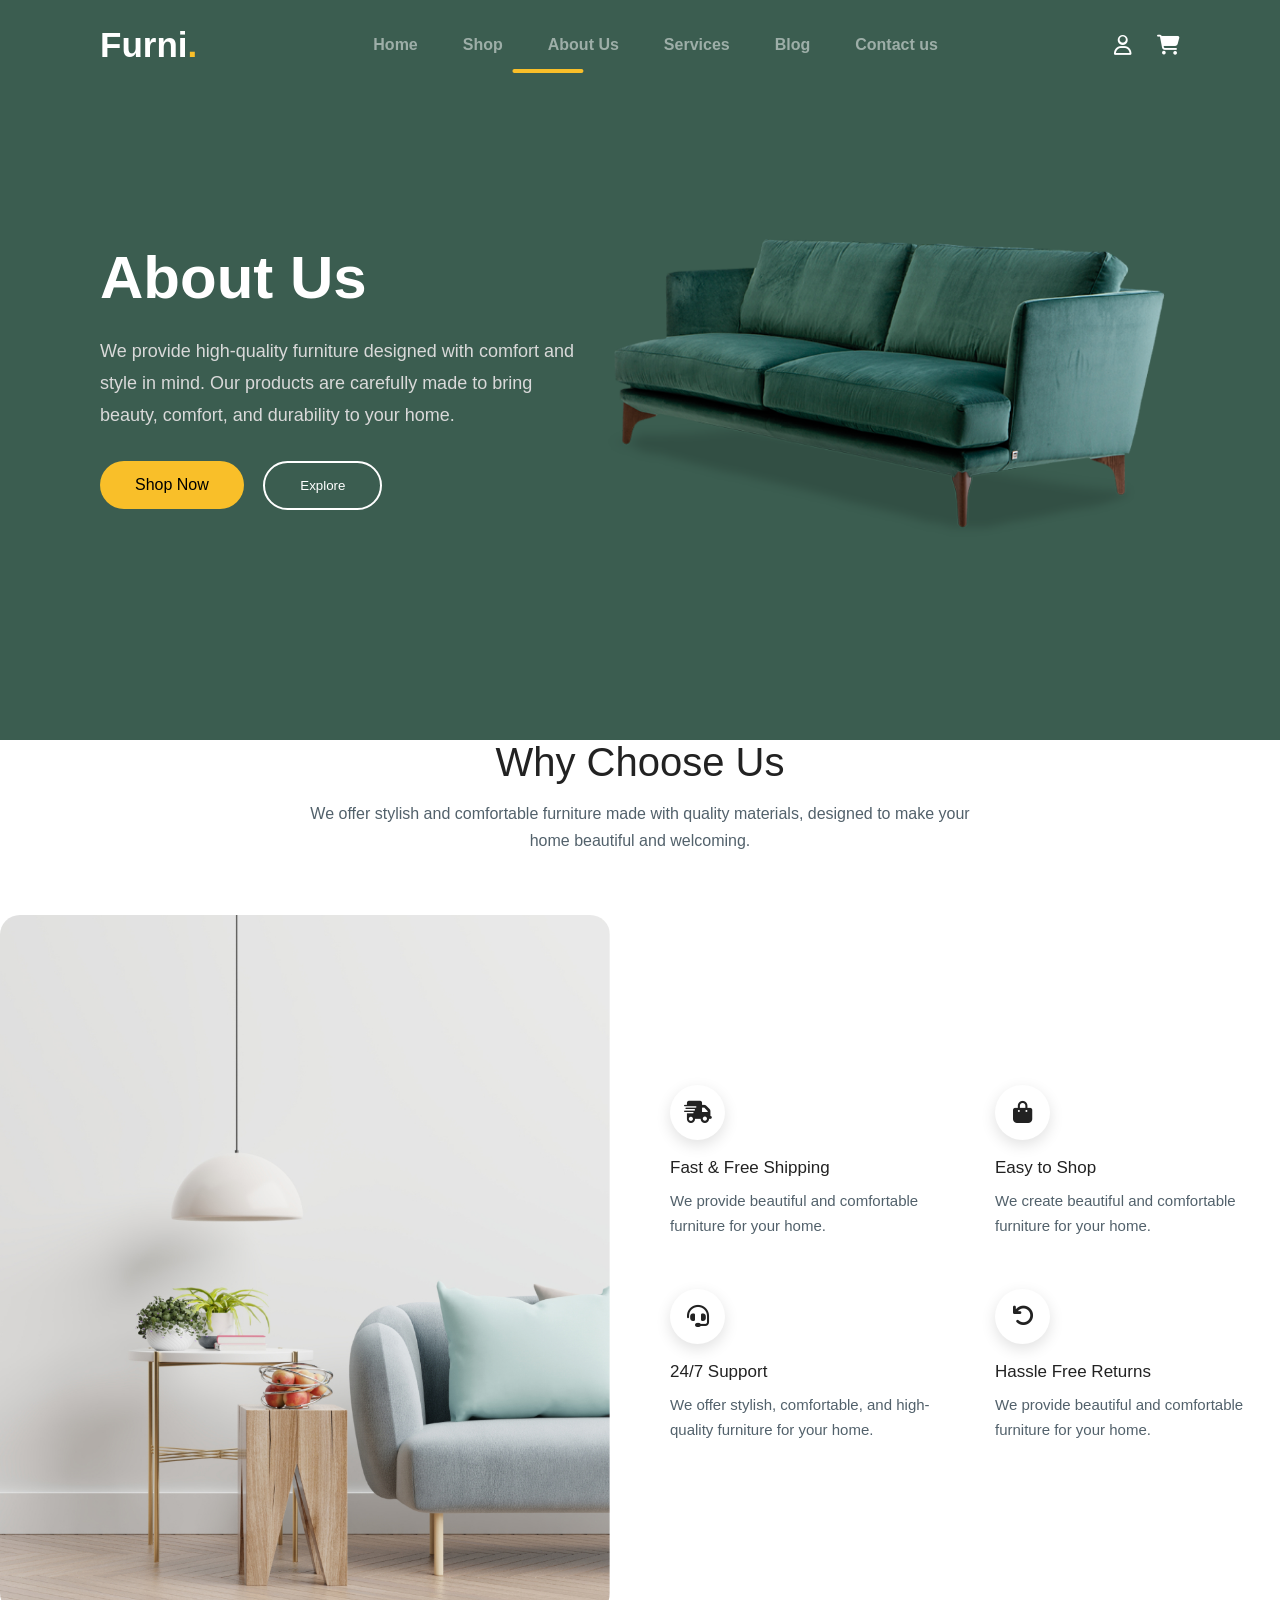
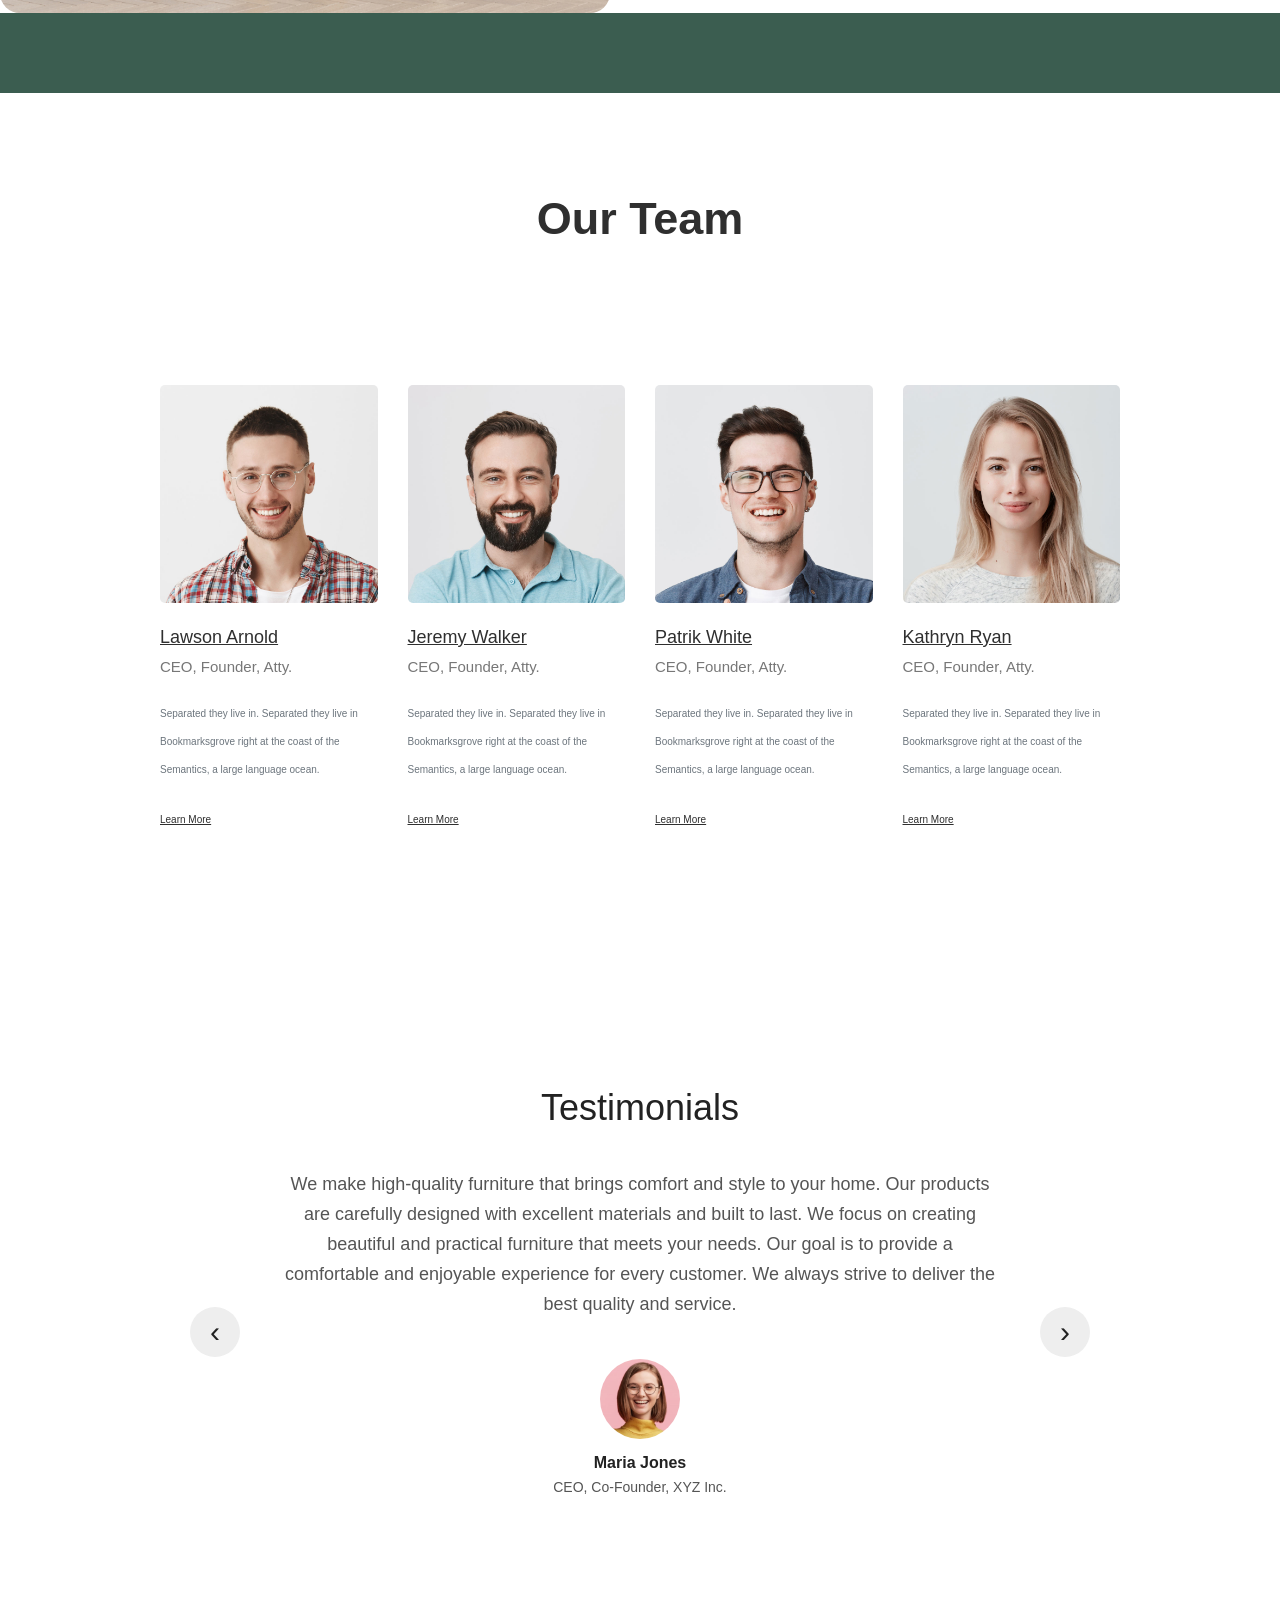
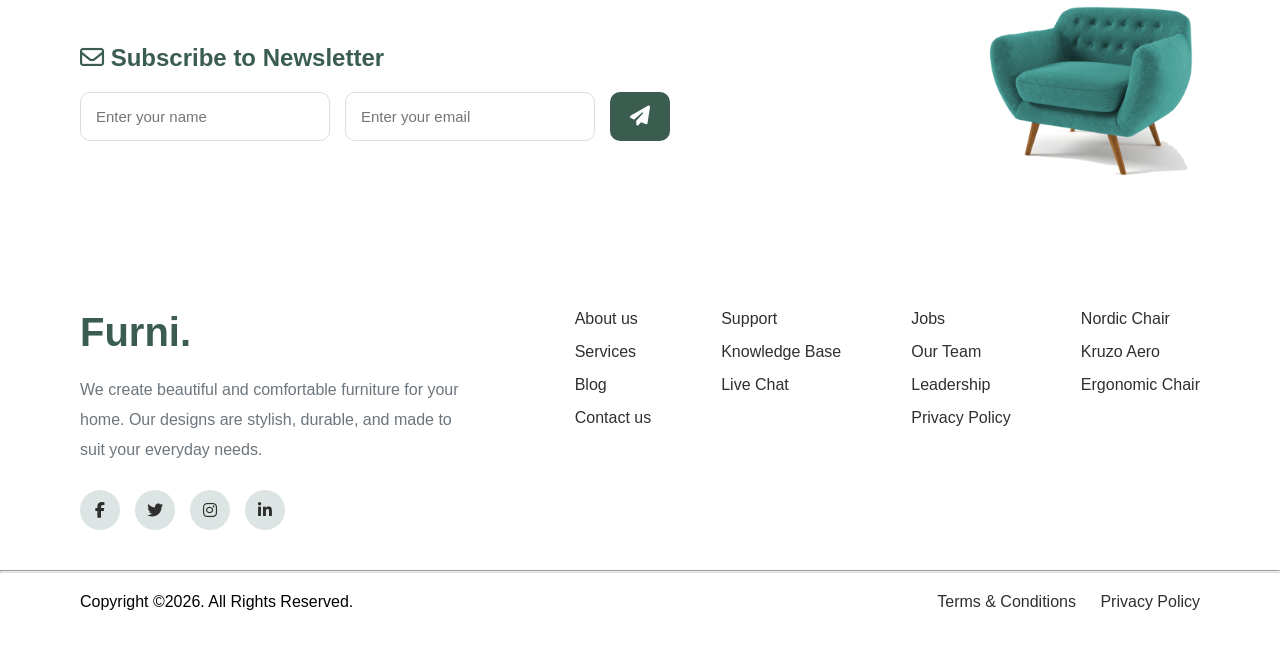
<file: About.html>
<!DOCTYPE html>
<html lang="en">

<head>
    <meta charset="UTF-8">
    <meta name="viewport" content="width=device-width, initial-scale=1.0">
    <title>Furni - About us</title>

    <link rel="stylesheet" href="style.css">

    <link rel="stylesheet" href="https://cdnjs.cloudflare.com/ajax/libs/font-awesome/6.5.2/css/all.min.css">

</head>

<body>

    <!-- Navbar Start -->

    <nav>

        <a href="index.html" class="logo">
            Furni<span>.</span>
        </a>

        <ul>
            <li><a href="index.html">Home</a></li>
            <li><a href="shop.html">Shop</a></li>
            <li><a href="about.html" class="active">About Us</a></li>
            <li><a href="services.html">Services</a></li>
            <li><a href="blog.html">Blog</a></li>
            <li><a href="contact.html">Contact us</a></li>
        </ul>

        <div class="icons">
            <a href="#"><i class="fa-regular fa-user"></i></a>
            <a href="#"><i class="fa-solid fa-cart-shopping"></i></a>
        </div>

    </nav>
    <section class="hero">

        <div class="left">

            <h2>About Us</h2>

            <p>
                We provide high-quality furniture designed with comfort and style in mind.
                Our products are carefully made to bring beauty, comfort, and durability to your home.

            </p>

            <div class="btn">
                <button class="shop">Shop Now</button>
                <button class="explore">Explore</button>
            </div>

        </div>

        <div class="right">
            <img src="image/couch 1 (1).png" alt="">
        </div>

    </section>
    <!-- <section class="why-about">

        <div class="why-left">

            <h2>Why Choose Us</h2>

            <p>
                We create beautiful and comfortable furniture designed to make your home feel warm and welcoming.
                Our products are made with quality materials and attention to detail, combining style, comfort, and
                durability.

            </p>

            <div class="features">

                <div class="feature-box">
                    <i class="fa-solid fa-truck-fast"></i>
                    <h3>Fast & Free Shipping</h3>
                    <p>We provide beautiful and comfortable furniture for your home.</p>
                </div>

                <div class="feature-box">
                    <i class="fa-solid fa-bag-shopping"></i>
                    <h3>Easy to Shop</h3>
                    <p>We create beautiful and comfortable furniture for your home.</p>
                </div>

                <div class="feature-box">
                    <i class="fa-solid fa-headset"></i>
                    <h3>24/7 Support</h3>
                    <p>We offer stylish, comfortable, and high-quality furniture for your home.</p>
                </div>

                <div class="feature-box">
                    <i class="fa-solid fa-arrow-rotate-left"></i>
                    <h3>Hassle Free Returns</h3>
                    <p>We provide beautiful and comfortable furniture for your home.</p>
                </div>

            </div>

        </div>

        <div class="why-right">

            <img src="image/dots-yellow.svg" class="dots" alt="">
            <img src="image/main img 1.jpg" class="room" alt="">

        </div>

    </section>  -->








    <!-- <section class="why-choose"> -->

    <!-- LEFT SIDE -->
    <!-- <div class="why-left">

            <h2>Why Choose Us</h2>

            <p class="intro">
                We create beautiful and comfortable furniture designed to make
                your home feel warm and welcoming. Our products are made with
                quality materials and attention to detail, combining style,
                comfort, and durability.
            </p>

            <div class="features">

                <div class="feature-box">
                    <i class="fa-solid fa-truck-fast"></i>
                    <h3>Fast & Free Shipping</h3>
                    <p>
                        We provide beautiful and comfortable furniture for your home.
                    </p>
                </div>

                <div class="feature-box">
                    <i class="fa-solid fa-bag-shopping"></i>
                    <h3>Easy to Shop</h3>
                    <p>
                        We create beautiful and comfortable furniture for your home.
                    </p>
                </div>

                <div class="feature-box">
                    <i class="fa-solid fa-headset"></i>
                    <h3>24/7 Support</h3>
                    <p>
                        We offer stylish, comfortable, and high-quality furniture
                        for your home.
                    </p>
                </div>

                <div class="feature-box">
                    <i class="fa-solid fa-arrow-rotate-left"></i>
                    <h3>Hassle Free Returns</h3>
                    <p>
                        We provide beautiful and comfortable furniture for your home.
                    </p>
                </div>

            </div>

        </div> -->


    <!-- RIGHT SIDE -->
    <!-- <div class="why-right">

            <img src="image/dots-yellow.svg" class="dots" alt="">

            <img src="image/main img 1.jpg" class="room" alt="Furniture">

        </div>

    </section> -->






  <section class="why-section">

    <!-- CENTER HEADING -->
    <div class="why-heading">

        <h2>Why Choose Us</h2>

        <p>
            We offer stylish and comfortable furniture made with quality
            materials, designed to make your home beautiful and welcoming.
        </p>

    </div>


    <!-- IMAGE + 4 BOXES -->
    <div class="section">

        <!-- IMAGE -->
        <div class="image-box">
            <img src="image/main img 1.jpg" alt="Product">
        </div>


        <!-- 4 BOXES -->
        <div class="boxes">

            <div class="box">
                <i class="fa-solid fa-truck-fast"></i>
                <h3>Fast & Free Shipping</h3>
                <p>
                    We provide beautiful and comfortable furniture for your home.
                </p>
            </div>


            <div class="box">
                <i class="fa-solid fa-bag-shopping"></i>
                <h3>Easy to Shop</h3>
                <p>
                    We create beautiful and comfortable furniture for your home.
                </p>
            </div>


            <div class="box">
                <i class="fa-solid fa-headset"></i>
                <h3>24/7 Support</h3>
                <p>
                    We offer stylish, comfortable, and high-quality furniture
                    for your home.
                </p>
            </div>


            <div class="box">
                <i class="fa-solid fa-arrow-rotate-left"></i>
                <h3>Hassle Free Returns</h3>
                <p>
                    We provide beautiful and comfortable furniture for your home.
                </p>
            </div>

        </div>

    </div>

</section>
    <!-- team -->


    <section class="team">

        <h2>Our Team</h2>

        <div class="team-box">

            <div class="member">
                <img src="image/person_1.jpg" alt="">
                <h3>Lawson Arnold</h3>
                <h5>CEO, Founder, Atty.</h5>
                <p>Separated they live in. Separated they live in Bookmarksgrove right at the coast of the Semantics, a
                    large language ocean.</p>
                <a href="#">Learn More</a>
            </div>

            <div class="member">
                <img src="image/person_2.jpg" alt="">
                <h3>Jeremy Walker</h3>
                <h5>CEO, Founder, Atty.</h5>
                <p>Separated they live in. Separated they live in Bookmarksgrove right at the coast of the Semantics, a
                    large language ocean.</p>
                <a href="#">Learn More</a>
            </div>

            <div class="member">
                <img src="image/person_3.jpg" alt="">
                <h3>Patrik White</h3>
                <h5>CEO, Founder, Atty.</h5>
                <p>Separated they live in. Separated they live in Bookmarksgrove right at the coast of the Semantics, a
                    large language ocean.</p>
                <a href="#">Learn More</a>
            </div>

            <div class="member">
                <img src="image/person_4.jpg" alt="">
                <h3>Kathryn Ryan</h3>
                <h5>CEO, Founder, Atty.</h5>
                <p>Separated they live in. Separated they live in Bookmarksgrove right at the coast of the Semantics, a
                    large language ocean.</p>
                <a href="#">Learn More</a>
            </div>

        </div>

    </section>
    <section class="testimonial-section">

        <h2>Testimonials</h2>

        <div class="testimonial-container">

            <button class="arrow left" onclick="prevTestimonial()">‹</button>

            <div class="testimonial-content">

                <p id="testimonial-text">
                    We make high-quality furniture that brings comfort and style to your home.
                    Our products are carefully designed with excellent materials and built to last.
                    We focus on creating beautiful and practical furniture that meets your needs.
                    Our goal is to provide a comfortable and enjoyable experience for every customer.
                    We always strive to deliver the best quality and service.

                </p>

                <img id="testimonial-img" src="image/person-1.png" alt="Person">

                <h4 id="testimonial-name">Maria Jones</h4>

                <span id="testimonial-role">
                    CEO, Co-Founder, XYZ Inc.
                </span>

            </div>

            <button class="arrow right" onclick="nextTestimonial()">›</button>

        </div>

    </section>

    <!-- Footer Top -->

    <section class="footer-top">

        <div class="newsletter">

            <h3>
                <i class="fa-regular fa-envelope"></i>
                Subscribe to Newsletter
            </h3>

            <form>

                <input type="text" placeholder="Enter your name">

                <input type="email" placeholder="Enter your email">

                <button type="submit">
                    <i class="fa-solid fa-paper-plane"></i>
                </button>

            </form>

        </div>

        <div class="footer-chair">
            <img src="image/sofa.png" class="sofa-img">
        </div>

    </section>
    <footer class="footer">

        <div class="footer-left">
            <h2>Furni.</h2>

            <p>
                We create beautiful and comfortable furniture for your home.
                Our designs are stylish, durable, and made to suit your everyday needs.

            </p>

            <div class="social">
                <a href="#"><i class="fa-brands fa-facebook-f"></i></a>
                <a href="#"><i class="fa-brands fa-twitter"></i></a>
                <a href="#"><i class="fa-brands fa-instagram"></i></a>
                <a href="#"><i class="fa-brands fa-linkedin-in"></i></a>
            </div>
        </div>

        <div class="footer-links">

            <ul>
                <li><a href="#">About us</a></li>
                <li><a href="#">Services</a></li>
                <li><a href="#">Blog</a></li>
                <li><a href="#">Contact us</a></li>
            </ul>

            <ul>
                <li><a href="#">Support</a></li>
                <li><a href="#">Knowledge Base</a></li>
                <li><a href="#">Live Chat</a></li>
            </ul>

            <ul>
                <li><a href="#">Jobs</a></li>
                <li><a href="#">Our Team</a></li>
                <li><a href="#">Leadership</a></li>
                <li><a href="#">Privacy Policy</a></li>
            </ul>

            <ul>
                <li><a href="#">Nordic Chair</a></li>
                <li><a href="#">Kruzo Aero</a></li>
                <li><a href="#">Ergonomic Chair</a></li>
            </ul>

        </div>

    </footer>

    <hr>

    <div class="copyright">

        <p>Copyright ©2026. All Rights Reserved.</p>

        <div>
            <a href="#">Terms & Conditions</a>
            <a href="#">Privacy Policy</a>
        </div>

    </div>


</body>

</html>
</file>
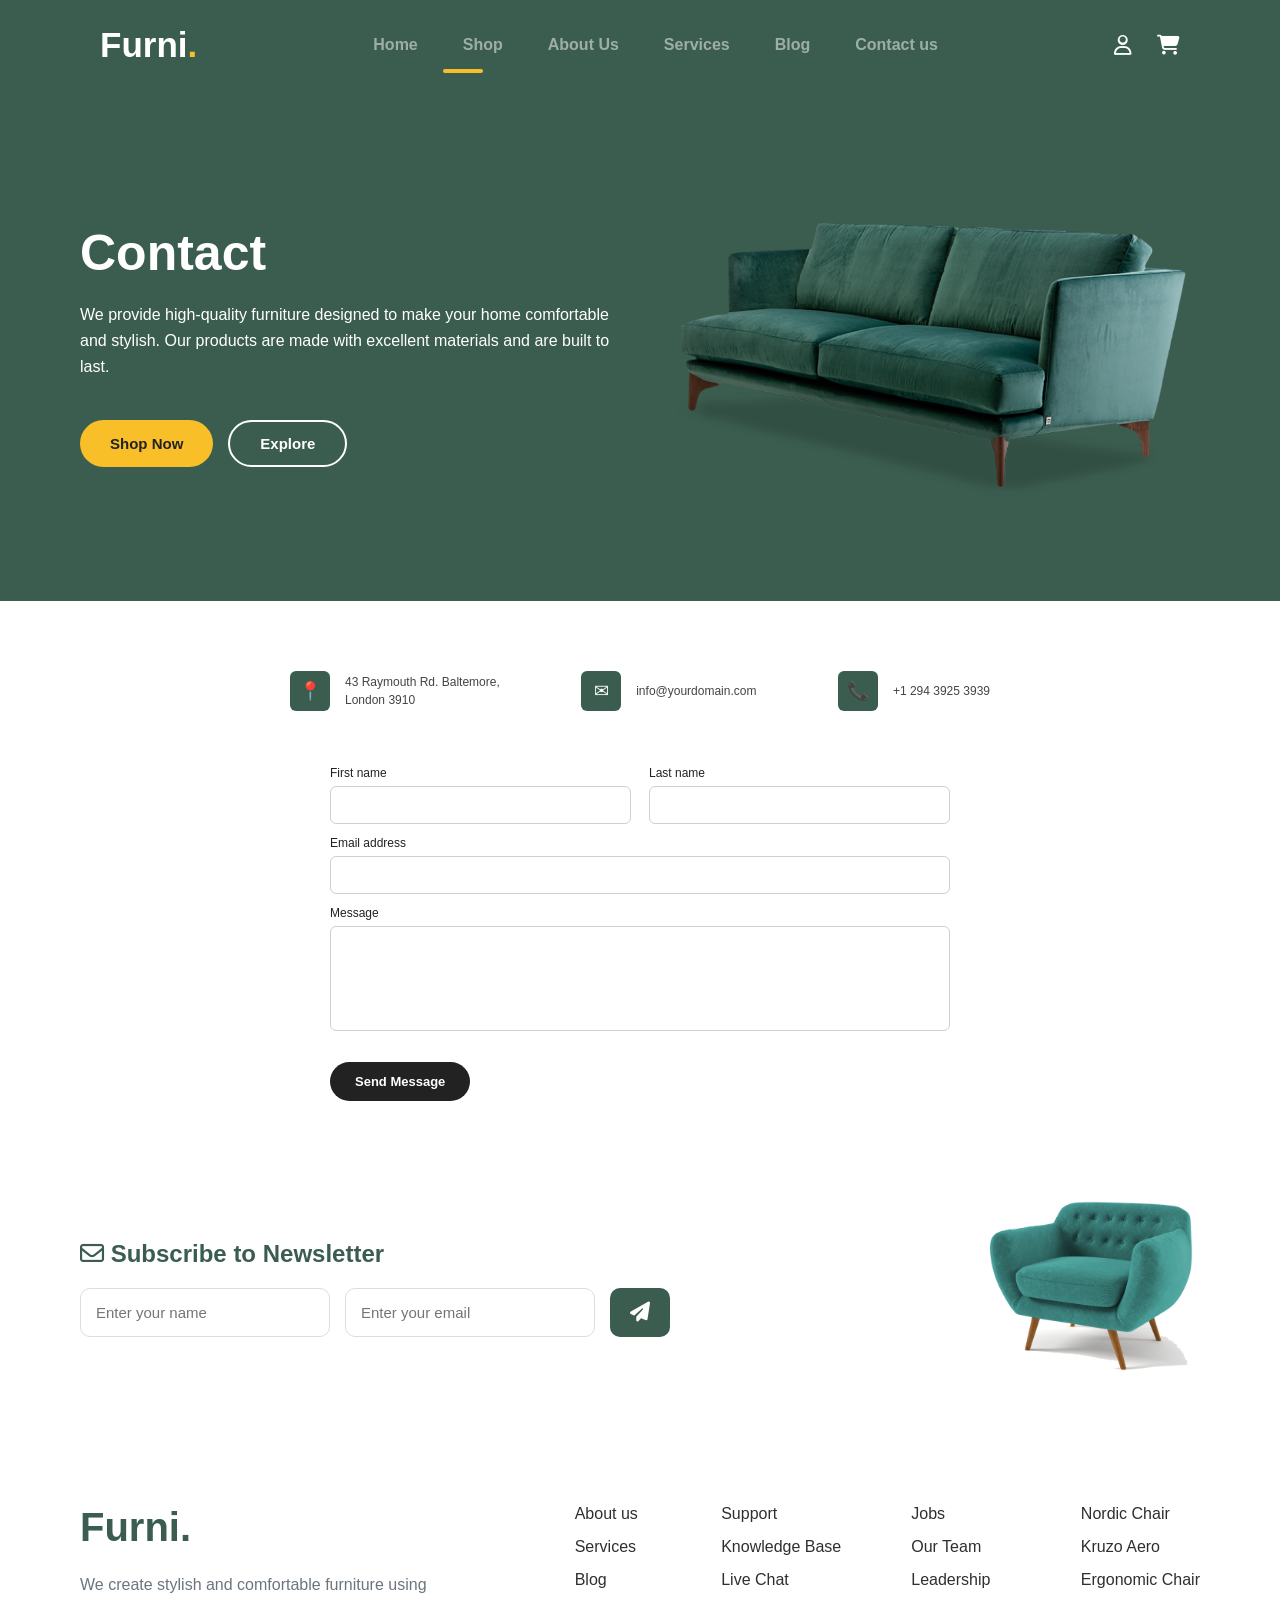
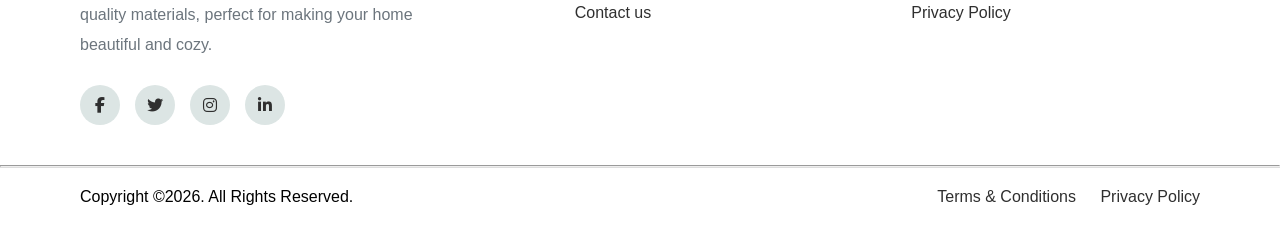
<file: contact.html>
<!DOCTYPE html>
<html lang="en">
<head>
<meta charset="UTF-8">
<meta name="viewport" content="width=device-width, initial-scale=1.0">
<title>Furni - Contact</title>

<link rel="stylesheet" href="style.css">

<link rel="stylesheet"
href="https://cdnjs.cloudflare.com/ajax/libs/font-awesome/6.5.2/css/all.min.css">

</head>
<body>

<!-- Navbar Start -->

<nav>

<a href="index.html" class="logo">
Furni<span>.</span>
</a>

<ul>
<li><a href="index.html">Home</a></li>
<li><a href="shop.html" class="active">Shop</a></li>
<li><a href="about.html">About Us</a></li>
<li><a href="services.html">Services</a></li>
<li><a href="blog.html">Blog</a></li>
<li><a href="contact.html">Contact us</a></li>
</ul>

<div class="icons">
<a href="#"><i class="fa-regular fa-user"></i></a>
<a href="#"><i class="fa-solid fa-cart-shopping"></i></a>
</div>

</nav>

<!-- contact Hero Section -->

<section class="contact-hero">

    <div class="Contact-text">

        <h1>Contact</h1>

        <p>
            We provide high-quality furniture designed to make your home comfortable and stylish.
             Our products are made with excellent materials and are built to last.
        </p>

        <div class="contact-buttons">
            <a href="#" class="shop-btn">Shop Now</a>
            <a href="#" class="explore-btn">Explore</a>
        </div>

    </div>

    <div class="contact-image">
        <img src="image/couch 1.png" alt="Sofa">
    </div>
</section>

    <section class="contact-section">

    <!-- Contact Information -->
    <div class="contact-info">

        <div class="info-box">
            <div class="info-icon">📍</div>
            <p>43 Raymouth Rd. Baltemore,<br>London 3910</p>
        </div>

        <div class="info-box">
            <div class="info-icon">✉</div>
            <p>info@yourdomain.com</p>
        </div>

        <div class="info-box">
            <div class="info-icon">📞</div>
            <p>+1 294 3925 3939</p>
        </div>

    </div>


    <!-- Contact Form -->
    <form class="contact-form">

        <div class="name-row">

            <div class="form-group">
                <label>First name</label>
                <input type="text">
            </div>

            <div class="form-group">
                <label>Last name</label>
                <input type="text">
            </div>

        </div>


        <div class="form-group">
            <label>Email address</label>
            <input type="email">
        </div>


        <div class="form-group">
            <label>Message</label>
            <textarea></textarea>
        </div>


        <button type="submit">Send Message</button>

    </form>
</div>

</section>

<section class="footer-top">

    <div class="newsletter">

        <h3>
            <i class="fa-regular fa-envelope"></i>
            Subscribe to Newsletter
        </h3>

        <form>

            <input type="text" placeholder="Enter your name">

            <input type="email" placeholder="Enter your email">

            <button type="submit">
                <i class="fa-solid fa-paper-plane"></i>
            </button>

        </form>

    </div>

    <div class="footer-chair">
        <img src="image/sofa.png" alt="">
    </div>

</section>
<footer class="footer">

    <div class="footer-left">
        <h2>Furni.</h2>

        <p>
        We create stylish and comfortable furniture using quality 
        materials, perfect for making your home beautiful and cozy.

        </p>

        <div class="social">
            <a href="#"><i class="fa-brands fa-facebook-f"></i></a>
            <a href="#"><i class="fa-brands fa-twitter"></i></a>
            <a href="#"><i class="fa-brands fa-instagram"></i></a>
            <a href="#"><i class="fa-brands fa-linkedin-in"></i></a>
        </div>
    </div>

    <div class="footer-links">

        <ul>
            <li><a href="#">About us</a></li>
            <li><a href="#">Services</a></li>
            <li><a href="#">Blog</a></li>
            <li><a href="#">Contact us</a></li>
        </ul>

        <ul>
            <li><a href="#">Support</a></li>
            <li><a href="#">Knowledge Base</a></li>
            <li><a href="#">Live Chat</a></li>
        </ul>

        <ul>
            <li><a href="#">Jobs</a></li>
            <li><a href="#">Our Team</a></li>
            <li><a href="#">Leadership</a></li>
            <li><a href="#">Privacy Policy</a></li>
        </ul>

        <ul>
            <li><a href="#">Nordic Chair</a></li>
            <li><a href="#">Kruzo Aero</a></li>
            <li><a href="#">Ergonomic Chair</a></li>
        </ul>

    </div>

</footer>

<hr>

<div class="copyright">

    <p>Copyright ©2026. All Rights Reserved.</p>

    <div>
        <a href="#">Terms & Conditions</a>
        <a href="#">Privacy Policy</a>
    </div>

</div>

    
</body>
</html>
</file>
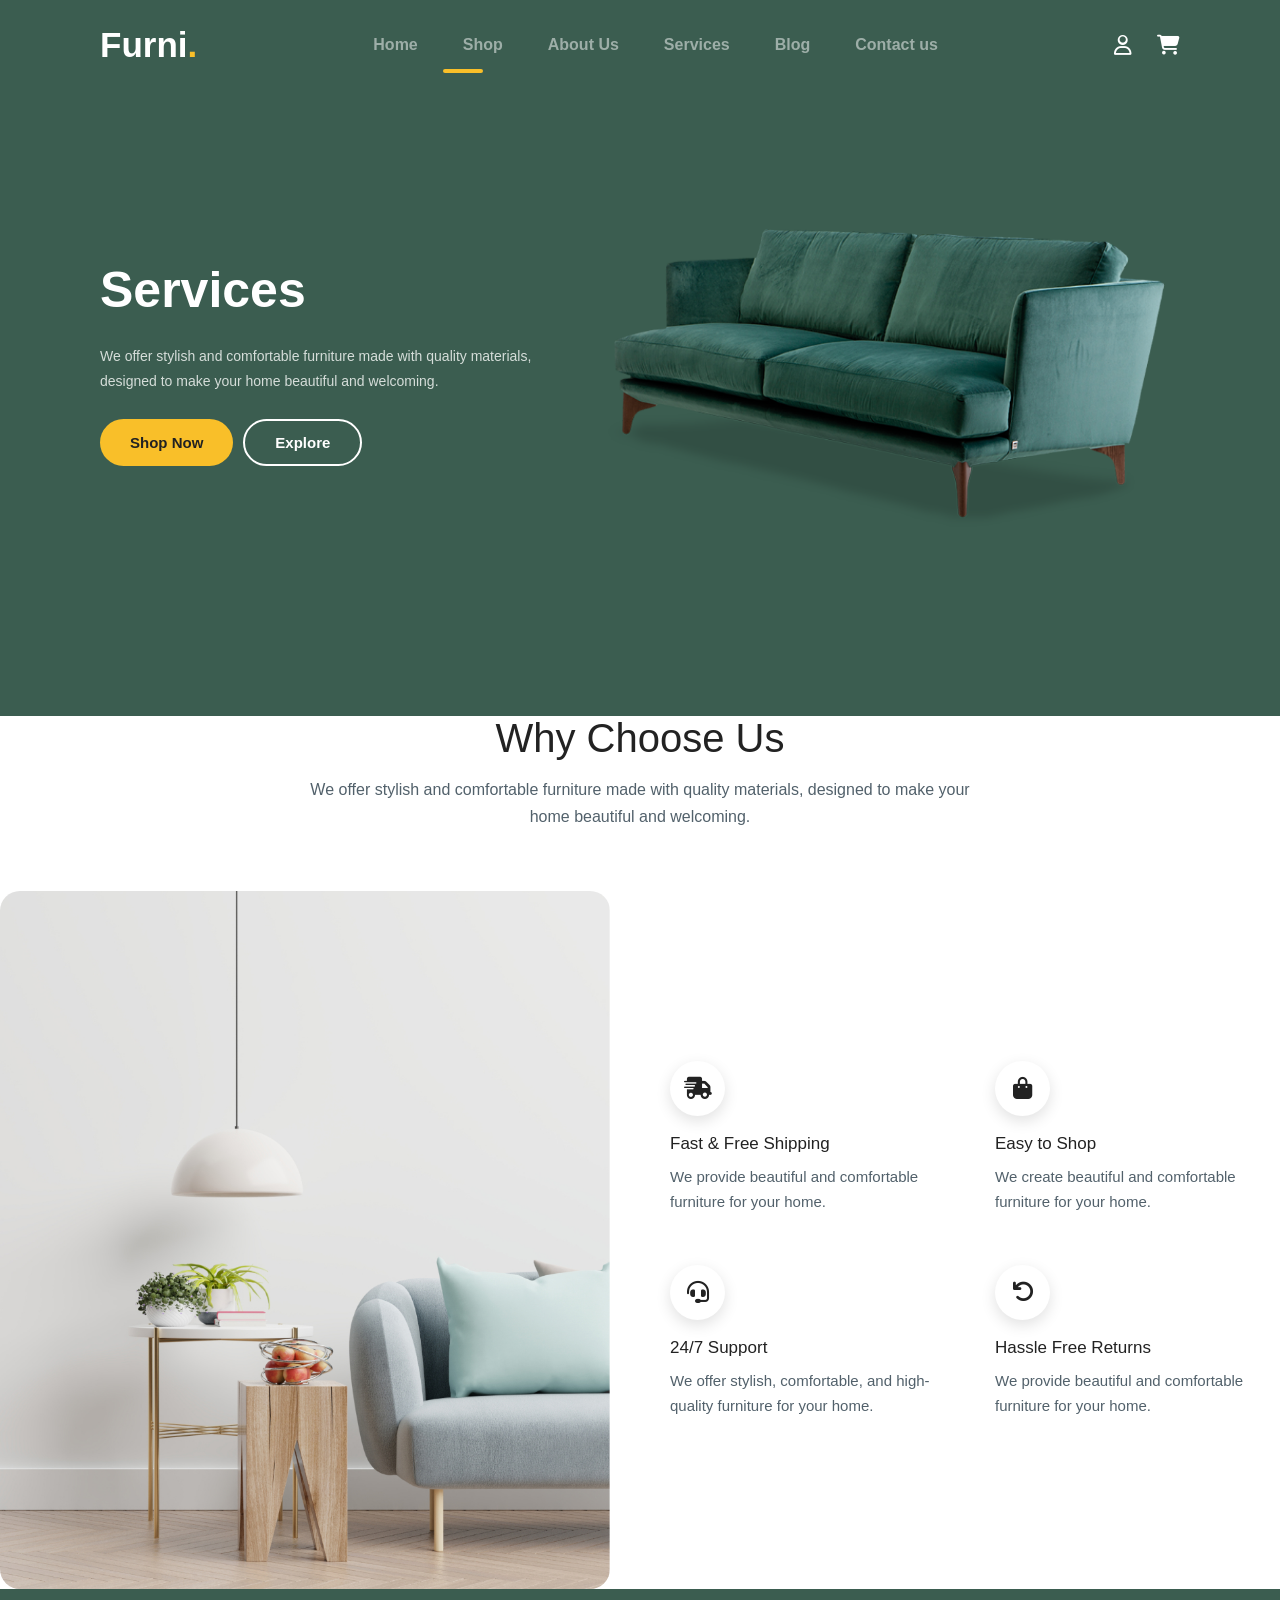
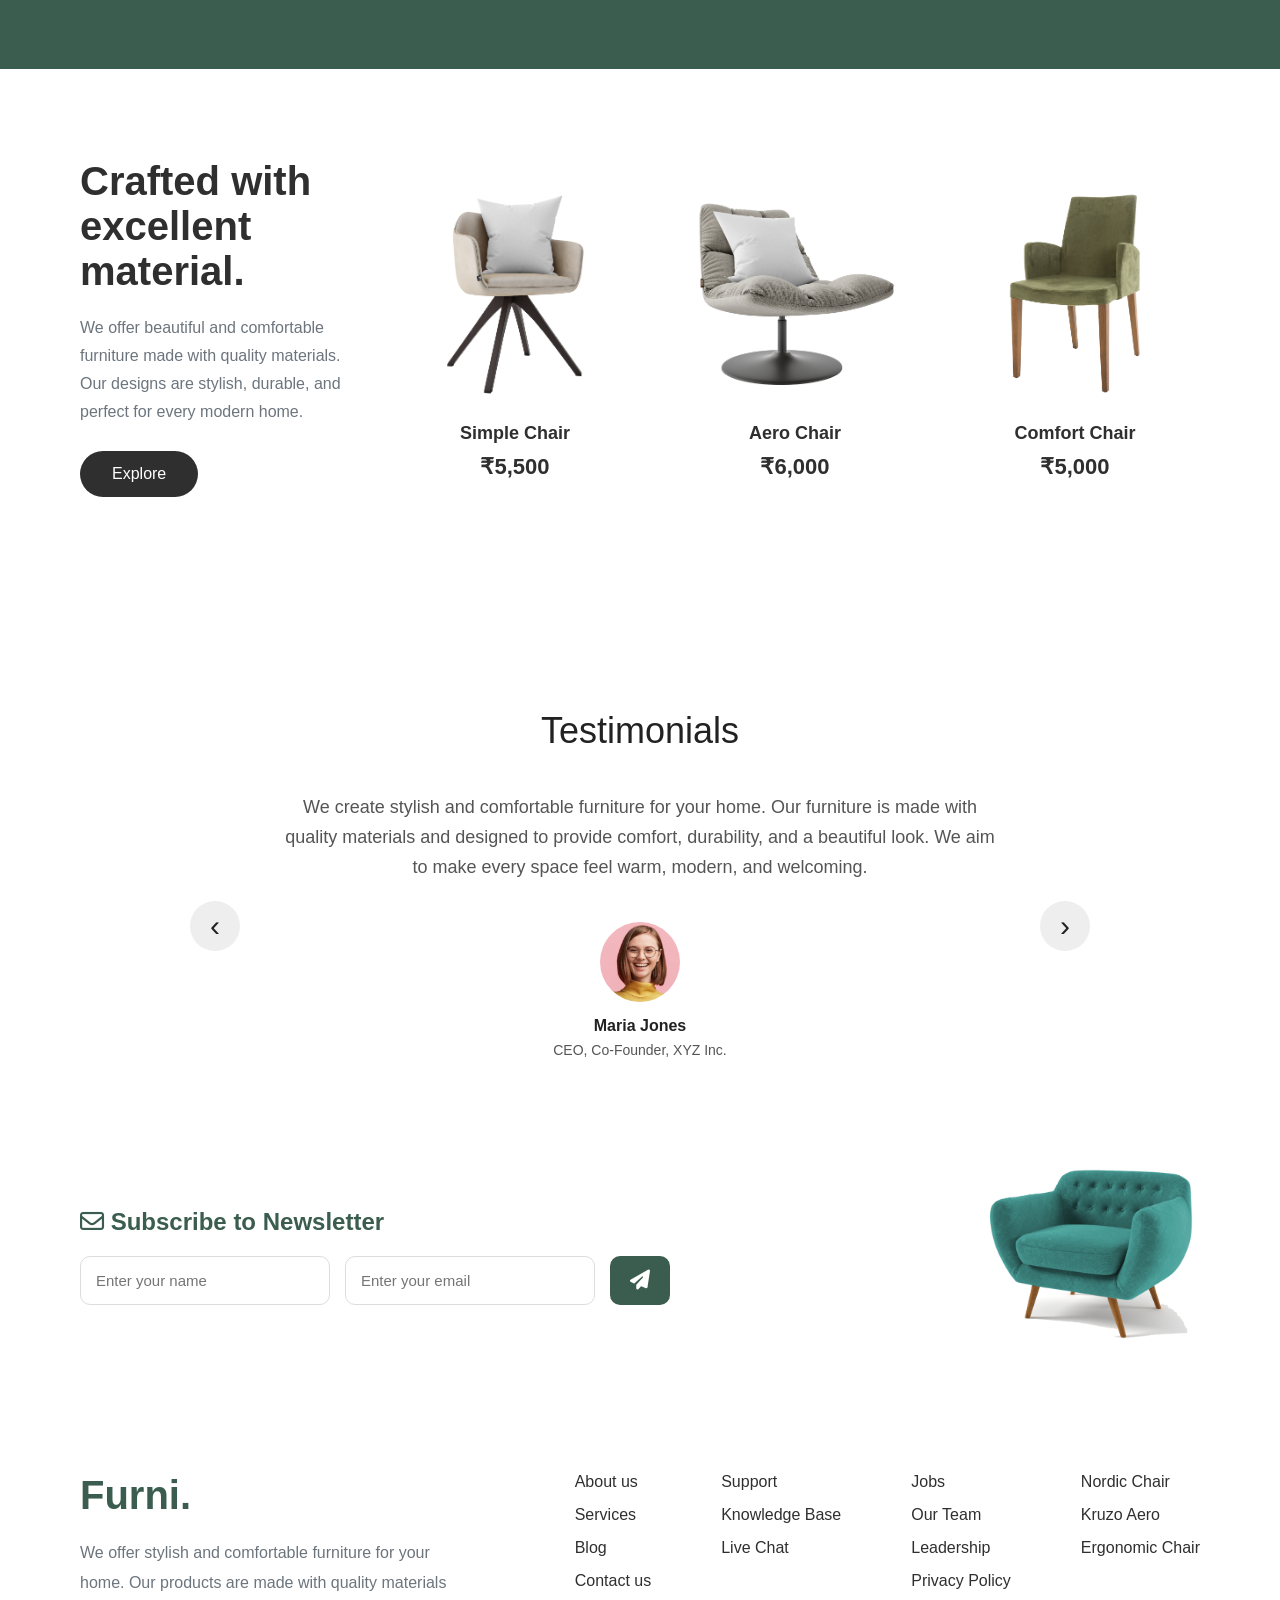
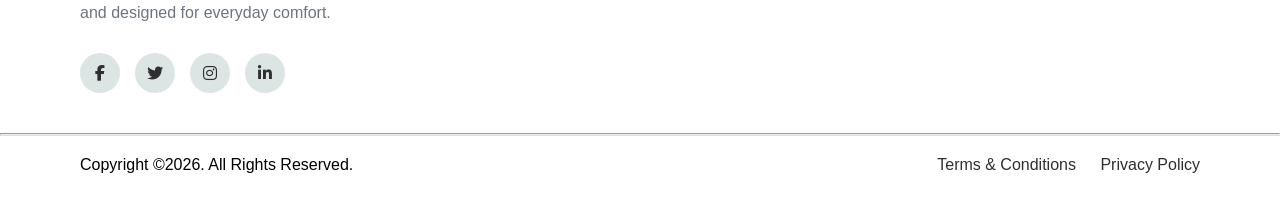
<file: Services.html>
<!DOCTYPE html>
<html lang="en">
<head>
<meta charset="UTF-8">
<meta name="viewport" content="width=device-width, initial-scale=1.0">
<title>Furni - services</title>

<link rel="stylesheet" href="style.css">

<link rel="stylesheet"
href="https://cdnjs.cloudflare.com/ajax/libs/font-awesome/6.5.2/css/all.min.css">

</head>
<body>

<!-- Navbar Start -->

<nav>

<a href="index.html" class="logo">
Furni<span>.</span>
</a>

<ul>
<li><a href="index.html">Home</a></li>
<li><a href="shop.html" class="active">Shop</a></li>
<li><a href="about.html">About Us</a></li>
<li><a href="services.html">Services</a></li>
<li><a href="blog.html">Blog</a></li>
<li><a href="contact.html">Contact us</a></li>
</ul>



<div class="icons">
<a href="#"><i class="fa-regular fa-user"></i></a>
<a href="#"><i class="fa-solid fa-cart-shopping"></i></a>
</div>

</nav>


<!-- Services Hero Section -->

<section class="services-hero">

    <div class="services-text">

        <h1>Services</h1>

        <p>
        We offer stylish and comfortable furniture made with quality
        materials, designed to make your home beautiful and welcoming.

        </p>

        <div class="service-buttons">
            <a href="#" class="shop-btn">Shop Now</a>
            <a href="#" class="explore-btn">Explore</a>
        </div>

    </div>

    <div class="services-image">
        <img src="image/couch 1.png" alt="Sofa">
    </div>

</section>


<!-- Services Features -->

<section class="why-section">

    <!-- CENTER HEADING -->
    <div class="why-heading">

        <h2>Why Choose Us</h2>

        <p>
            We offer stylish and comfortable furniture made with quality
            materials, designed to make your home beautiful and welcoming.
        </p>

    </div>


    <!-- IMAGE + 4 BOXES -->
    <div class="section">

        <!-- IMAGE -->
        <div class="image-box">
            <img src="image/main img 1.jpg" alt="Product">
        </div>


        <!-- 4 BOXES -->
        <div class="boxes">

            <div class="box">
                <i class="fa-solid fa-truck-fast"></i>
                <h3>Fast & Free Shipping</h3>
                <p>
                    We provide beautiful and comfortable furniture for your home.
                </p>
            </div>


            <div class="box">
                <i class="fa-solid fa-bag-shopping"></i>
                <h3>Easy to Shop</h3>
                <p>
                    We create beautiful and comfortable furniture for your home.
                </p>
            </div>


            <div class="box">
                <i class="fa-solid fa-headset"></i>
                <h3>24/7 Support</h3>
                <p>
                    We offer stylish, comfortable, and high-quality furniture
                    for your home.
                </p>
            </div>


            <div class="box">
                <i class="fa-solid fa-arrow-rotate-left"></i>
                <h3>Hassle Free Returns</h3>
                <p>
                    We provide beautiful and comfortable furniture for your home.
                </p>
            </div>

        </div>

    </div>

</section>
<section class="products">

    <div class="text">
        <h2>Crafted with excellent material.</h2>

        <p>
            We offer beautiful and comfortable furniture made with quality materials.
             Our designs are stylish, durable, and perfect for every modern home.

        </p>

        <button>Explore</button>
    </div>

    <div class="product-card">
        <img src="/image/product- 1.png" alt="Nordic Chair">
        <h3>Simple Chair</h3>
        <h4>₹5,500</h4>
        <div class="plus">+</div>
    </div>

    <div class="product-card">
        <img src="image/product-2.png" alt="Kruzo Aero Chair">
        <h3> Aero Chair</h3>
        <h4>₹6,000</h4>
        <div class="plus">+</div>
    </div>

    <div class="product-card">
        <img src="image/product-3.png" alt="Ergonomic Chair">
        <h3>Comfort Chair</h3>
        <h4>₹5,000</h4>
        <div class="plus">+</div>
    </div>

</section>
<section class="testimonial-section">

    <h2>Testimonials</h2>

    <div class="testimonial-container">

        <button class="arrow left" onclick="prevTestimonial()">‹</button>

        <div class="testimonial-content">

            <p id="testimonial-text">
                We create stylish and comfortable furniture for your home.
                 Our furniture is made with quality materials and designed to provide comfort, durability, and a beautiful look. 
                 We aim to make every space feel warm, modern, and welcoming.

            </p>

            <img id="testimonial-img"
                 src="image/person-1.png"
                 alt="Person">

            <h4 id="testimonial-name">Maria Jones</h4>

            <span id="testimonial-role">
                CEO, Co-Founder, XYZ Inc.
            </span>

        </div>

        <button class="arrow right" onclick="nextTestimonial()">›</button>

    </div>

    <div class="dots">
        <span class="dot active" onclick="showTestimonial(0)"></span>
        <span class="dot" onclick="showTestimonial(1)"></span>
        <span class="dot" onclick="showTestimonial(2)"></span>
    </div>

</section>
<section class="footer-top">

    <div class="newsletter">

        <h3>
            <i class="fa-regular fa-envelope"></i>
            Subscribe to Newsletter
        </h3>

        <form>

            <input type="text" placeholder="Enter your name">

            <input type="email" placeholder="Enter your email">

            <button type="submit">
                <i class="fa-solid fa-paper-plane"></i>
            </button>

        </form>

    </div>

    <div class="footer-chair">
        <img src="image/sofa.png" alt="">
    </div>

</section>
<footer class="footer">

    <div class="footer-left">
        <h2>Furni.</h2>

        <p>
           We offer stylish and comfortable furniture for your home. 
           Our products are made with quality materials and designed for everyday comfort.

        </p>

        <div class="social">
            <a href="#"><i class="fa-brands fa-facebook-f"></i></a>
            <a href="#"><i class="fa-brands fa-twitter"></i></a>
            <a href="#"><i class="fa-brands fa-instagram"></i></a>
            <a href="#"><i class="fa-brands fa-linkedin-in"></i></a>
        </div>
    </div>

    <div class="footer-links">

        <ul>
            <li><a href="#">About us</a></li>
            <li><a href="#">Services</a></li>
            <li><a href="#">Blog</a></li>
            <li><a href="#">Contact us</a></li>
        </ul>

        <ul>
            <li><a href="#">Support</a></li>
            <li><a href="#">Knowledge Base</a></li>
            <li><a href="#">Live Chat</a></li>
        </ul>

        <ul>
            <li><a href="#">Jobs</a></li>
            <li><a href="#">Our Team</a></li>
            <li><a href="#">Leadership</a></li>
            <li><a href="#">Privacy Policy</a></li>
        </ul>

        <ul>
            <li><a href="#">Nordic Chair</a></li>
            <li><a href="#">Kruzo Aero</a></li>
            <li><a href="#">Ergonomic Chair</a></li>
        </ul>

    </div>

</footer>

<hr>

<div class="copyright">

    <p>Copyright ©2026. All Rights Reserved.</p>

    <div>
        <a href="#">Terms & Conditions</a>
        <a href="#">Privacy Policy</a>
    </div>

</div>



</body>
</html>
</file>
<file: style.css>
* {
    margin: 0;
    padding: 0;
    box-sizing: border-box;
    font-family: Arial, sans-serif;
}

body {
    background: #3b5d50;
}

/* Navbar */

nav {
    width: 100%;
    background: transparent;
    display: flex;
    justify-content: space-between;
    align-items: center;
    padding: 25px 100px;
}

nav h1 {
    color: #fff;
    font-size: 35px;
}

nav span {
    color: #f9bf29;
}

nav ul {
    display: flex;
    list-style: none;
    gap: 45px;
    margin: 0;
    padding: 0;
    align-items: center;

}

nav ul li a {
    font-size: 16px;
    font-weight: 600;
    text-decoration: none;
    color: #ffffff80;
    ;
    padding-bottom: 8px;
    position: relative;
}

nav ul li a::after {
    content: "";
    position: absolute;
    left: 50%;
    bottom: -8px;
    transform: translateX(-50%);
    width: 0;
    height: 3px;
    background: #f9bf29;
    border-radius: 10px;
    transition: 0.3s;
}

.logo {

    margin: 0;
}

/* Hover Line */
nav ul li a:hover::after {
    width: 100%;
}

/* Active Line */
nav ul li a.active::after {
    content: "";
    position: absolute;
    left: 0;
    bottom: -12px;
    width: 100%;
    height: 4px;
    background: #f9bf29;
}

.logo {
    font-size: 35px;
    font-weight: 600;
    color: #ffffff;
    text-decoration: none;
    font-family: sans-serif;
}

.logo span {
    color: #F9BF29;
}

.icons {
    display: flex;
    align-items: center;
    gap: 25px;
}

.icons a {
    color: #ffffff;
    font-size: 20px;
    text-decoration: none;
}

/* hero section */
.hero {
    display: flex;
    justify-content: space-between;
    align-items: center;
    padding: 70px 100px;
}

.left {
    width: 45%;
}

.left h2 {
    color: #fff;
    font-size: 60px;
    line-height: 75px;
    margin-bottom: 20px;
}

.left p {
    color: #d9d9d9;
    line-height: 32px;
    font-size: 18px;
    margin-bottom: 30px;
}

.shop {
    background: #f9bf29;
    border: none;
    padding: 15px 35px;
    border-radius: 30px;
    font-size: 16px;
    cursor: pointer;
}

.explore {
    background: transparent;
    color: #fff;
    border: 2px solid #fff;
    padding: 15px 35px;
    border-radius: 30px;
    margin-left: 15px;
    cursor: pointer;
}

.right {
    width: 55%;
    text-align: right;
}

.right img {
    width: 700px;
    max-width: 100%
}

/* end hero section */


/* shop */
/* =========================
   SHOP SECTION
========================= */

.shop-section {
    background: #ffffff;
    padding: 90px 80px;
}

/* Shop heading */

.shop-section h2 {
    text-align: center;
    font-size: 40px;
    color: #2f2f2f;
    margin-bottom: 60px;
}

/* Products row */

.shop-products {
    display: grid;
    grid-template-columns: repeat(4, 1fr);
    gap: 30px;
    align-items: start;
}

/* Product */

.shop-product {
    text-align: center;
    position: relative;
    padding: 20px;
}

/* Product image */

.shop-product img {
    width: 100%;
    max-width: 230px;
    height: 230px;
    object-fit: contain;
    display: block;
    margin: 0 auto 20px;
}

/* Product name */

.shop-product h3 {
    font-size: 16px;
    font-weight: 500;
    color: #2f2f2f;
    margin-bottom: 10px;
}

/* Price */

.shop-product p {
    font-size: 15px;
    font-weight: 600;
    color: #2f2f2f;
}

/* Hover */

.shop-product:hover img {
    transform: translateY(-10px);
    transition: 0.3s;
}


/* =========================
   RESPONSIVE
========================= */

@media (max-width: 900px) {

    .shop-section {
        padding: 70px 50px;
    }

    .shop-products {
        grid-template-columns: repeat(2, 1fr);
    }
}

@media (max-width: 600px) {

    .shop-section {
        padding: 50px 25px;
    }

    .shop-products {
        grid-template-columns: 1fr;
    }
}

/* product section */


.products {
    background: #fff;
    justify-content: space-between;
    align-items: flex-start;
    padding: 90px 80px;
    display: flex;

}

.text {
    width: 25%;

}

.text h2 {
    font-size: 40px;
    color: #2f2f2f;
    margin-bottom: 20px;
}

.text p {
    color: #6c757d;
    line-height: 28px;
    margin-bottom: 25px;
}

.text button {
    background: #2f2f2f;
    color: #fff;
    border: none;
    padding: 14px 32px;
    border-radius: 30px;
    cursor: pointer;
    font-size: 16px;
    transition: .3s;
}

.text button:hover {
    background: #f9bf29;
    color: #000;
}

.product-list {
    flex: 2;
    display: flex;
    justify-content: space-between;
    align-items: center;
    gap: 30px;
    flex-wrap: wrap;
}

.product {
    width: 220px;
    text-align: center;
    position: relative;
    cursor: pointer;
    transition: .4s;
}

.product img {
    width: 100%;
    transition: .4s;
}

.product h3 {
    margin-top: 20px;
    font-size: 18px;
    color: #2f2f2f;
}

.product p {
    font-size: 18px;
    font-weight: bold;
    color: #2f2f2f;
    margin-top: 10px;
}

.product::before {
    content: "";
    position: absolute;
    left: 0;
    bottom: 0;
    width: 100%;
    height: 0;
    background: #dce5e4;
    border-radius: 15px;
    z-index: -1;
    transition: .4s;
}

.product:hover::before {
    height: 80%;
}

.product:hover img {
    transform: translateY(-15px);
}

.plus {
    width: 35px;
    height: 35px;
    background: #2f2f2f;
    color: #fff;
    border-radius: 50%;
    display: flex;
    justify-content: center;
    align-items: center;
    font-size: 22px;
    margin: 20px auto 0;
    opacity: 0;
    transition: .4s;
}

.product:hover .plus {
    opacity: 1;
}

/* WHY CHOOSE US */

/* .why-choose{
    background:#fff;
    padding:100px 80px;
    display:flex;
    grid-template-columns: (2, 1fr);
    justify-content:space-between;
    align-items:center;
    gap:60px;
}

.why-left{
    width:55%;
}

.why-left h2{
    font-size:42px;
    color:#2f2f2f;
    margin-bottom:20px;
}

.why-left p{
    color:#6c757d;
    font-size:17px;
    line-height:30px;
    margin-bottom:50px;
}

.features{
    display:grid;
    grid-template-columns:repeat(2,1fr);
    gap:40px;
}

.feature img{
    width:35px;
    margin-bottom:15px;
}

.feature h3{
    font-size:18px;
    color:#2f2f2f;
    margin-bottom:10px;
}

.feature p{
    font-size:15px;
    color:#6c757d;
    line-height:26px;
    margin:0;
} */

/* .why-right{
    width:40%;
    position:relative;
    position: relative;
    justify-content: flex-end;
}

.why-right img{
    width:100%;
    border-radius:20px;
} */


/* MAIN WHY SECTION */

.why-section {
    width: 100%;
    margin: 80px auto; 
    background: white;
}


/* CENTER HEADING */

.why-heading {
    text-align: center;
    margin-bottom: 60px;
}

.why-heading h2 {
    font-size: 40px;
    font-weight: 500;
    color: #222;
    margin-bottom: 15px;
}

.why-heading p {
    max-width: 700px;
    margin: 0 auto;
    color: #52616b;
    font-size: 16px;
    line-height: 1.7;
}


/* IMAGE + BOXES */

.section {
    display: flex;
    align-items: center;
    gap: 60px;
}


/* IMAGE */

.image-box {
    width: 50%;
}

.image-box img {
    width: 100%;
    display: block;
    border-radius: 20px;
}


/* 4 BOXES */

.boxes {
    width: 50%;
    display: grid;
    grid-template-columns: 1fr 1fr;
    gap: 50px 40px;
}


/* EACH BOX */

.box {
    text-align: left;
}


/* ICON */

.box i {
    width: 55px;
    height: 55px;

    display: flex;
    align-items: center;
    justify-content: center;

    font-size: 22px;
    color: #222;

    background: white;
    border-radius: 50%;

    box-shadow: 0 5px 15px rgba(0, 0, 0, 0.12);

    margin-bottom: 18px;
}


/* TITLE */

.box h3 {
    font-size: 17px;
    font-weight: 500;
    color: #222;
    margin-bottom: 10px;
}


/* DESCRIPTION */

.box p {
    font-size: 15px;
    line-height: 1.7;
    color: #52616b;
    margin: 0;
}



/* 
.four-box {
    background: white;
}

.section {
    display: grid;
    grid-template-columns: 1fr 1fr;
    gap: 30px;
    align-items: center;
    padding: 40px;
}

.image-box img {
    width: 100%;
    height: 400px;
    object-fit: cover;
    border-radius: 15px;
}

.boxes {
    display: grid;
    grid-template-columns: 1fr 1fr;
    gap: 20px;
} */


    /* border: 1px solid #ddd; */
    /* border-radius: 15px; */

    /* box-shadow: 0 4px 15px rgba(0, 0, 0, 0.1); */
/* }

.box p {
    font-size: small;
} */

/* .box i {
    width: 50px;
    height: 50px;
    margin-left: 66px;
    display: flex;
    align-items: center;
    justify-content: center;

    font-size: 22px;
    color: #222;

    background: white;
    border-radius: 50%;

    box-shadow: 0 5px 15px rgba(0, 0, 0, 0.12);

    margin-bottom: 20px;
} */

.dots {
    position: absolute;
    top: -30px;
    left: 30px;
    width: 250px;
    z-index: 2;
}

.room {
    width: 100%;
    border-radius: 20px;
    position: relative;
    z-index: 1;
}

/* interior */

.interior {
    background: #fff;
    padding: 100px 80px;
    display: flex;
    justify-content: space-between;
    align-items: center;
    gap: 80px;
}

.interior-left {
    width: 50%;
    position: relative;
    height: 650px;
}

.img1 {
    width: 65%;
    border-radius: 20px;
    position: absolute;
    top: 0;
    left: 0;
    z-index: 1;
}

.img2 {
    width: 32%;
    border-radius: 20px;
    position: absolute;
    top: 0;
    right: 0;
    z-index: 2;
}

.img3 {
    width: 52%;
    border-radius: 20px;
    position: absolute;
    left: 35%;
    bottom: 0;
    z-index: 3;
}

.interior-right {
    width: 45%;
}

.interior-right h2 {
    font-size: 42px;
    color: #2f2f2f;
    margin-bottom: 25px;
    line-height: 1.2;
}

.interior-right p {
    color: #6c757d;
    font-size: 16px;
    line-height: 30px;
    margin-bottom: 30px;
}

.list {
    display: flex;
    gap: 40px;
    margin-bottom: 35px;
}

.list ul {
    padding-left: 20px;
}

.list li {
    color: #6c757d;
    margin-bottom: 15px;
    line-height: 28px;
}

.interior-right button {
    background: #2f2f2f;
    color: #fff;
    border: none;
    padding: 15px 35px;
    border-radius: 30px;
    font-size: 16px;
    cursor: pointer;
}

/*  chair section */
.chair-section {
    background: #fff;
    padding: 40px 80px;
    display: flex;
    justify-content: space-between;
    align-items: center;
    gap: 20px;
}

.chair-card {
    width: 31%;
    display: flex;
    align-items: center;
    gap: 15px;
    padding: 10px;
    border-radius: 15px;
    transition: 0.3s;
}

.chair-card:hover {
    background: #f3f3f3;
}

.chair-card img {
    width: 95px;
    height: auto;
    transition: 0.3s;
}

.chair-card:hover img {
    transform: scale(1.08);
}

.chair-text h3 {
    font-size: 20px;
    line-height: 26px;
    color: #2f2f2f;
    margin-bottom: 10px;
}

.chair-text p {
    font-size: 14px;
    color: #6c757d;
    line-height: 26px;
    margin-bottom: 10px;
}

.chair-text a {
    text-decoration: none;
    color: #2f2f2f;
    font-weight: 600;
    font-size: 15px;
}

.chair-text a:hover {
    color: #3b5d50;
}

/* ===== Testimonials ===== */

.testimonial-section {
    background: #ffffff;
    padding: 80px 50px;
    text-align: center;
    position: relative;
    color: #222;
}

.testimonial-section h2 {
    font-size: 36px;
    font-weight: 500;
    margin-bottom: 40px;
    color: #222;
}

.testimonial-container {
    max-width: 900px;
    margin: auto;
    position: relative;
    display: flex;
    align-items: center;
    justify-content: center;
}

.testimonial-content {
    width: 80%;
}

.testimonial-content p {
    font-size: 18px;
    line-height: 30px;
    color: #555;
    margin-bottom: 40px;
}

/* PERSON IMAGE */
.testimonial-content img {
    width: 80px !important;
    height: 80px !important;
    border-radius: 50%;
    object-fit: cover;
    display: block;
    margin: 0 auto 15px;
}

/* NAME */
.testimonial-content h4 {
    font-size: 16px;
    margin: 0 0 6px;
    color: #222;
}

/* DESIGNATION */
.testimonial-content span {
    font-size: 14px;
    color: #555;
}

/* ARROWS */
.arrow {
    width: 50px;
    height: 50px;
    border: none;
    border-radius: 50%;
    background: #eeeeee;
    color: #222;
    font-size: 30px;
    cursor: pointer;

    display: flex;
    align-items: center;
    justify-content: center;

    position: absolute;
    top: 50%;
    transform: translateY(-50%);
}

.arrow.left {
    left: 0;
}

.arrow.right {
    right: 0;
}

.arrow:hover {
    background: #ddd;
}

/* SHOP PRODUCTS */

.shop-products {
    background: #fff;
    color: #222;
    padding: 80px 80px 20px;
}

.product-grid {
    max-width: 1200px;
    margin: auto;
    margin: 0;
    display: grid;
    grid-template-columns: repeat(4, 1fr);
    gap: 30px;
}

.product-card {
    position: relative;
    text-align: center;
    padding: 30px 20px 60px;
    border-radius: 15px;
    background: #fff;
    transition: 0.4s;
    cursor: pointer;
}

.product-card::before {
    content: "";
    position: absolute;
    left: 0;
    bottom: 0;
    width: 100%;
    height: 0;
    background: #eef2f3;
    border-radius: 15px;
    transition: 0.4s;
    z-index: 0;
}

.product-card:hover::before {
    height: 70%;
}

.product-card:hover {
    transform: translateY(-10px);
    box-shadow: 0 15px 35px rgba(0, 0, 0, 0.15);
}

.product-card img {
    width: 210px;
    position: relative;
    z-index: 2;
    transition: 0.4s;
}

.product-card:hover img {
    transform: translateY(-20px);
}

.product-card h3,
.product-card h4 {
    position: relative;
    z-index: 2;
}

.product-card h3 {
    margin-top: 20px;
    font-size: 18px;
    color: #2f2f2f;
}

.product-card h4 {
    margin-top: 10px;
    font-size: 22px;
    font-weight: 700;
    color: #2f2f2f;
}

.plus {
    position: absolute;
    left: 50%;
    bottom: 15px;
    transform: translateX(-50%);
    width: 50px;
    height: 50px;
    border-radius: 50%;
    background: #2f2f2f;
    color: #fff;
    display: flex;
    justify-content: center;
    align-items: center;
    font-size: 28px;
    opacity: 0;
    transition: 0.4s;
    z-index: 3;
}

.product-card:hover .plus {
    opacity: 1;
}

@media(max-width:992px) {
    .product-grid {
        grid-template-columns: repeat(2, 1fr);
    }
}

@media(max-width:576px) {
    .shop-products {
        padding: 70px 20px;
    }

    .product-grid {
        grid-template-columns: 1fr;
    }
}

/* Footer Top */

.footer-top {
    background: #fff;
    padding: 80px;
    display: flex;
    justify-content: space-between;
    align-items: center;
    flex-wrap: wrap;
    margin-top: 0;
    padding-top: 20px;
}

.newsletter h3 {
    color: #3b5d50;
    font-size: 24px;
    margin-bottom: 20px;
}

.newsletter form {
    display: flex;
    gap: 15px;
    flex-wrap: wrap;
}

.newsletter input {
    width: 250px;
    padding: 15px;
    border: 1px solid #ddd;
    border-radius: 10px;
    outline: none;
    font-size: 15px;
}

.newsletter button {
    width: 60px;
    border: none;
    background: #3b5d50;
    color: #fff;
    border-radius: 10px;
    cursor: pointer;
    font-size: 20px;
}

.newsletter button:hover {
    background: #2f4f44;
}

.newsletter-section,
.newsletter {
    background: #fff;
}

.newsletter-section img,
.newsletter img {
    display: none;
}

.footer-chair img {
    width: 220px;
}

.footer {
    background: #fff;
    padding: 40px 80px;
    display: flex;
    justify-content: space-between;
    gap: 60px;
    flex-wrap: wrap;
}

.footer-left {
    width: 35%;
}

.footer-left h2 {
    color: #3b5d50;
    font-size: 40px;
    margin-bottom: 20px;
}

.footer-left p {
    color: #6c757d;
    line-height: 30px;
}

.social {
    display: flex;
    gap: 15px;
    margin-top: 25px;
}

.social a {
    width: 40px;
    height: 40px;
    background: #dce5e4;
    color: #2f2f2f;
    border-radius: 50%;
    display: flex;
    justify-content: center;
    align-items: center;
    text-decoration: none;
}

.footer-links {
    display: flex;
    gap: 70px;
}

.footer-links ul {
    list-style: none;
}

.footer-links li {
    margin-bottom: 15px;
}

.footer-links a {
    text-decoration: none;
    color: #2f2f2f;
}

.copyright {
    background: #fff;
    padding: 20px 80px 40px;
    display: flex;
    justify-content: space-between;
    border-top: 1px solid #ddd;
}

.copyright a {
    text-decoration: none;
    color: #2f2f2f;
    margin-left: 20px;
}

/* =========================
   SERVICES HERO
========================= */

.services-hero {
    background: #3b5d50;
    min-height: 430px;
    display: flex;
    align-items: center;
    justify-content: space-between;
    padding: 60px 100px;
    color: white;
}


/* Left Text */

.services-text {
    width: 42%;
}

.services-text h1 {
    font-size: 50px;
    margin-bottom: 25px;
    font-weight: 600;
}

.services-text p {
    color: #d5ddd9;
    font-size: 14px;
    line-height: 25px;
    margin-bottom: 25px;
}


/* Buttons */

.service-buttons {
    display: flex;
    gap: 10px;
}

.shop-btn,
.explore-btn {
    display: inline-block;
    padding: 13px 28px;
    border-radius: 30px;
    text-decoration: none;
    font-size: 15px;
    font-weight: 600;
}

.shop-btn {
    background: #f9bf29;
    color: #222;
}

.explore-btn {
    border: 1px solid #ffffff;
    color: #ffffff;
}

.shop-btn:hover {
    background: #e9ad16;
}

.explore-btn:hover {
    background: white;
    color: #3b5d50;
}


/* Sofa */

.services-image {
    width: 55%;
    display: flex;
    justify-content: center;
}

.services-image img {
    width: 100%;
    max-width: 650px;
    height: auto;
    object-fit: contain;
}

/* =========================
   FEATURES
========================= */

.features {
    background: #ffffff;
    display: grid;
    grid-template-columns: repeat(4, 1fr);
    padding: 100px 80px 70px;
    column-gap: 50px;
    margin-top: 50px;
}

.feature {
    text-align: left;
}

.feature i {
    font-size: 28px;
    color: #222;
    margin-bottom: 15px;
}

.feature h3 {
    font-size: 18px;
    font-weight: 500;
    color: #222;
    margin: 0 0 10px;
}

.feature p {
    color: #555;
    font-size: 14px;
    line-height: 24px;
    margin: 0;
}


/* =========================
   RESPONSIVE
========================= */

@media (max-width: 900px) {

    .features {
        grid-template-columns: repeat(2, 1fr);
        column-gap: 30px;
        row-gap: 35px;
    }
}

@media (max-width: 600px) {

    .features {
        grid-template-columns: 1fr;
    }
}

/* WHY CHOOSE US */
.why-about {
    background: #ffffff !important;
    width: 100%;
    padding: 100px 80px;

}

.why-about {
    background: #fff;
    padding: 100px 80px;
    display: flex;
    justify-content: space-between;
    align-items: center;
    gap: 80px;
}

.why-left {
    width: 55%;
}

.why-right {
    width: 45%;
    display: flex;
    justify-content: flex-end;
    position: relative;
}

.room {
    width: 100%;
    max-width: 480px;
    border-radius: 20px;
}


.room {
    position: relative;
    z-index: 1;
}


.team-box {
    background: #ffffff;
    width: 100%;
    padding: 80px;
}

.Our-team {
    background: #ffffff;

}


.team {
    background: #fff;
    padding: 100px 80px;
}

.team h2 {
    text-align: center;
    font-size: 45px;
    margin-bottom: 60px;
    color: #2f2f2f;
}

.team-box {
    display: flex;
    justify-content: space-between;
    gap: 30px;
}

.member {
    width: 25%;
}

.member img {
    width: 100%;
    border-radius: 5px;
    margin-bottom: 20px;
}

.member h3 {
    font-size: 18px;
    font-weight: 400;
    text-decoration: underline;
    margin-bottom: 10px;
    color: #2f2f2f;
}

.member h5 {
    color: #777;
    font-size: 15px;
    font-weight: 400;
    margin-bottom: 25px;
}

.member p {
    color: #6c757d;
    line-height: 28px;
    margin-bottom: 25px;
    font-size: 11px;
}

.member a {
    color: #2f2f2f;
    font-weight: 500px;
    font-size: 10px;
}

.member img:hover {
    opacity: .8;
    transition: .3s;
}

.team p {
    font-size: 10px;
}

/* ========================= */
/* RECENT BLOG */
/* ========================= */

.recent-blog {
    background: #ffffff;
    padding: 80px 70px;
}

/* Heading */

.blog-heading {
    display: flex;
    justify-content: space-between;
    align-items: center;
    margin-bottom: 55px;
}

.blog-heading h2 {
    font-size: 32px;
    font-weight: 500;
    color: #222;
    margin: 0;
}

.blog-heading a {
    color: #222;
    font-size: 14px;
    text-decoration: underline;
}


/* Blog Cards */

.blog-container {
    display: grid;
    grid-template-columns: repeat(3, 1fr);
    gap: 30px;
}


/* Image */

.blog-card img {
    width: 100%;
    height: 350px;
    object-fit: cover;
    border-radius: 15px;

}


/* Title */

.blog-card h3 {
    font-size: 18px;
    font-weight: 500;
    color: #222;
    margin: 18px 5px 8px;
}


/* Author */

.blog-card p {
    font-size: 14px;
    color: #555;
    margin: 0 5px;
}

.blog-card p b {
    color: #222;
}


/* Hover */

.blog-card img {
    transition: 0.3s;
}

.blog-card:hover img {
    transform: translateY(-5px);
}


/* Responsive */

@media (max-width: 768px) {

    .recent-blog {
        padding: 60px 25px;
    }

    .blog-container {
        grid-template-columns: 1fr;
    }

    .blog-card img {
        height: 280px;
    }

}

/* =========================
   BLOG SECTION
========================= */

.recent-blog {
    background: #fff;
    padding: 80px 60px;
}

/* Heading */

.blog-heading {
    display: flex;
    justify-content: space-between;
    align-items: center;
    margin-bottom: 50px;
}

.blog-heading h2 {
    font-size: 32px;
    font-weight: 500;
    margin: 0;
}

.blog-heading a {
    color: #222;
    text-decoration: underline;
    font-size: 14px;
}


/* =========================
   BLOG CONTAINER
========================= */

.blog-container {
    display: grid;
    grid-template-columns: repeat(3, 1fr);
    gap: 55px 30px;
}


/* =========================
   BLOG CARD
========================= */

.blog-card {
    width: 100%;
}


/* Blog Image */

.blog-card img {
    width: 220%;
    height: 330px;
    object-fit: cover;
    display: block;

    border-radius: 18px;
}


/* Blog Title */

.blog-card h3 {
    font-size: 18px;
    font-weight: 500;
    color: #222;

    margin: 18px 5px 8px;
}


/* Author + Date */

.blog-card p {
    font-size: 14px;
    color: #d9d9d9;

    margin: 0 5px;
}

.blog-card p b {
    color: #d9d9d9;
}


/* =========================
   HOVER
========================= */

.blog-card img {
    transition: 0.3s ease;
}

.blog-card:hover img {
    transform: translateY(-5px);
}


/* =========================
   MOBILE
========================= */

@media (max-width: 768px) {

    .recent-blog {
        padding: 60px 25px;
    }

    .blog-container {
        grid-template-columns: 1fr;
        gap: 40px;
    }

    .blog-card img {
        height: 280px;
    }
}

/*  */
.recent-blog {
    background: #ffffff;
    padding: 80px 70px;
}

/* Heading */

.blog-heading {
    display: flex;
    justify-content: space-between;
    align-items: center;
    margin-bottom: 55px;
}

.blog-heading h2 {
    font-size: 32px;
    font-weight: 500;
    color: #222;
    margin: 0;
}

.blog-heading a {
    color: #222;
    font-size: 14px;
    text-decoration: underline;
}

/* Blog Cards */

.blog-container {
    display: grid;
    grid-template-columns: repeat(3, 1fr);
    gap: 30px;
}

/* Image */

.blog-card img {
    width: 100%;
    height: 270px;
    object-fit: cover;
    border-radius: 15px;
    display: block;
    transition: 0.3s;
}

/* Title */

.blog-card h3 {
    font-size: 18px;
    font-weight: 500;
    color: #222;
    margin: 18px 5px 8px;
}

/* Author */

.blog-card p {
    font-size: 14px;
    color: #555;
    margin: 0 5px;
}

.blog-card p b {
    color: #222;
}

/* Hover */

.blog-card:hover img {
    transform: translateY(-5px);
}

/* Responsive */

@media (max-width: 768px) {

    .recent-blog {
        padding: 60px 25px;
    }

    .blog-container {
        grid-template-columns: 1fr;
    }

    .blog-card img {
        height: 280px;
    }
}

/* CONTACT SECTION */

.contact-section {
    background: #ffffff;
    padding: 70px 80px;
    min-height: 550px;
}

/* =========================
   CONTACT HERO
========================= */

.contact-hero {
    background: #3b5d50;
    min-height: 500px;
    padding: 60px 80px;

    display: flex;
    align-items: center;
    justify-content: space-between;
    gap: 40px;
}

/* Contact - LEFT */

.contact-text {
    width: 45%;
}

.contact-hero h1 {
    color: #ffffff;
    font-size: 50px;
    margin: 0 0 20px;
}

.contact-hero p {
    color: #ffffff;
    font-size: 16px;
    line-height: 26px;
    margin-bottom: 40px;
    max-width: 550px;
}

/* Buttons */

.contact-buttons {
    display: flex;
    gap: 15px;
    margin-top: 10px;
}

.shop-btn {
    background: #f9bf29;
    color: #222;
    padding: 15px 30px;
    border-radius: 30px;
    text-decoration: none;
    font-weight: bold;
}

.explore-btn {
    color: white;
    border: 2px solid white;
    padding: 13px 30px;
    border-radius: 30px;
    text-decoration: none;
    font-weight: bold;
}

/* Sofa - RIGHT */

.contact-image {
    width: 50%;
    display: flex;
    justify-content: flex-end;
}

.contact-image img {
    width: 100%;
    max-width: 600px;
    height: auto;
    display: block;
}

/* Contact Information */

.contact-info {
    max-width: 700px;
    margin: 0 auto 55px;

    display: flex;
    justify-content: space-between;
    align-items: center;
    gap: 50px;
}

.info-box {
    display: flex;
    align-items: center;
    gap: 15px;
}

.info-icon {
    width: 40px;
    height: 40px;

    background: #3b5d50;
    color: white;

    border-radius: 6px;

    display: flex;
    justify-content: center;
    align-items: center;

    font-size: 18px;
}

.info-box p {
    font-size: 12px;
    line-height: 18px;
    color: #444;
    margin: 0;
}


/* Form */

.contact-form {
    max-width: 620px;
    margin: auto;
}

.name-row {
    display: flex;
    gap: 18px;
}

.form-group {
    width: 100%;
    margin-bottom: 12px;
}

.form-group label {
    display: block;

    font-size: 12px;
    color: #222;

    margin-bottom: 6px;
}

.form-group input,
.form-group textarea {
    width: 100%;

    border: 1px solid #d0d0d0;
    border-radius: 6px;

    padding: 10px;

    font-size: 14px;
    outline: none;

    box-sizing: border-box;
}

.form-group input {
    height: 38px;
}

.form-group textarea {
    height: 105px;
    resize: none;
}


/* Button */

.contact-form button {
    background: #222;
    color: white;

    border: none;
    border-radius: 25px;

    padding: 12px 25px;

    font-size: 13px;
    font-weight: 600;

    cursor: pointer;

    margin-top: 15px;
}

.contact-form button:hover {
    background: #3b5d50;
}


/* Responsive */

@media (max-width: 700px) {

    .contact-section {
        padding: 50px 25px;
    }

    .contact-info {
        flex-direction: column;
        align-items: flex-start;
    }

    .name-row {
        flex-direction: column;
        gap: 0;
    }
}
</file>
